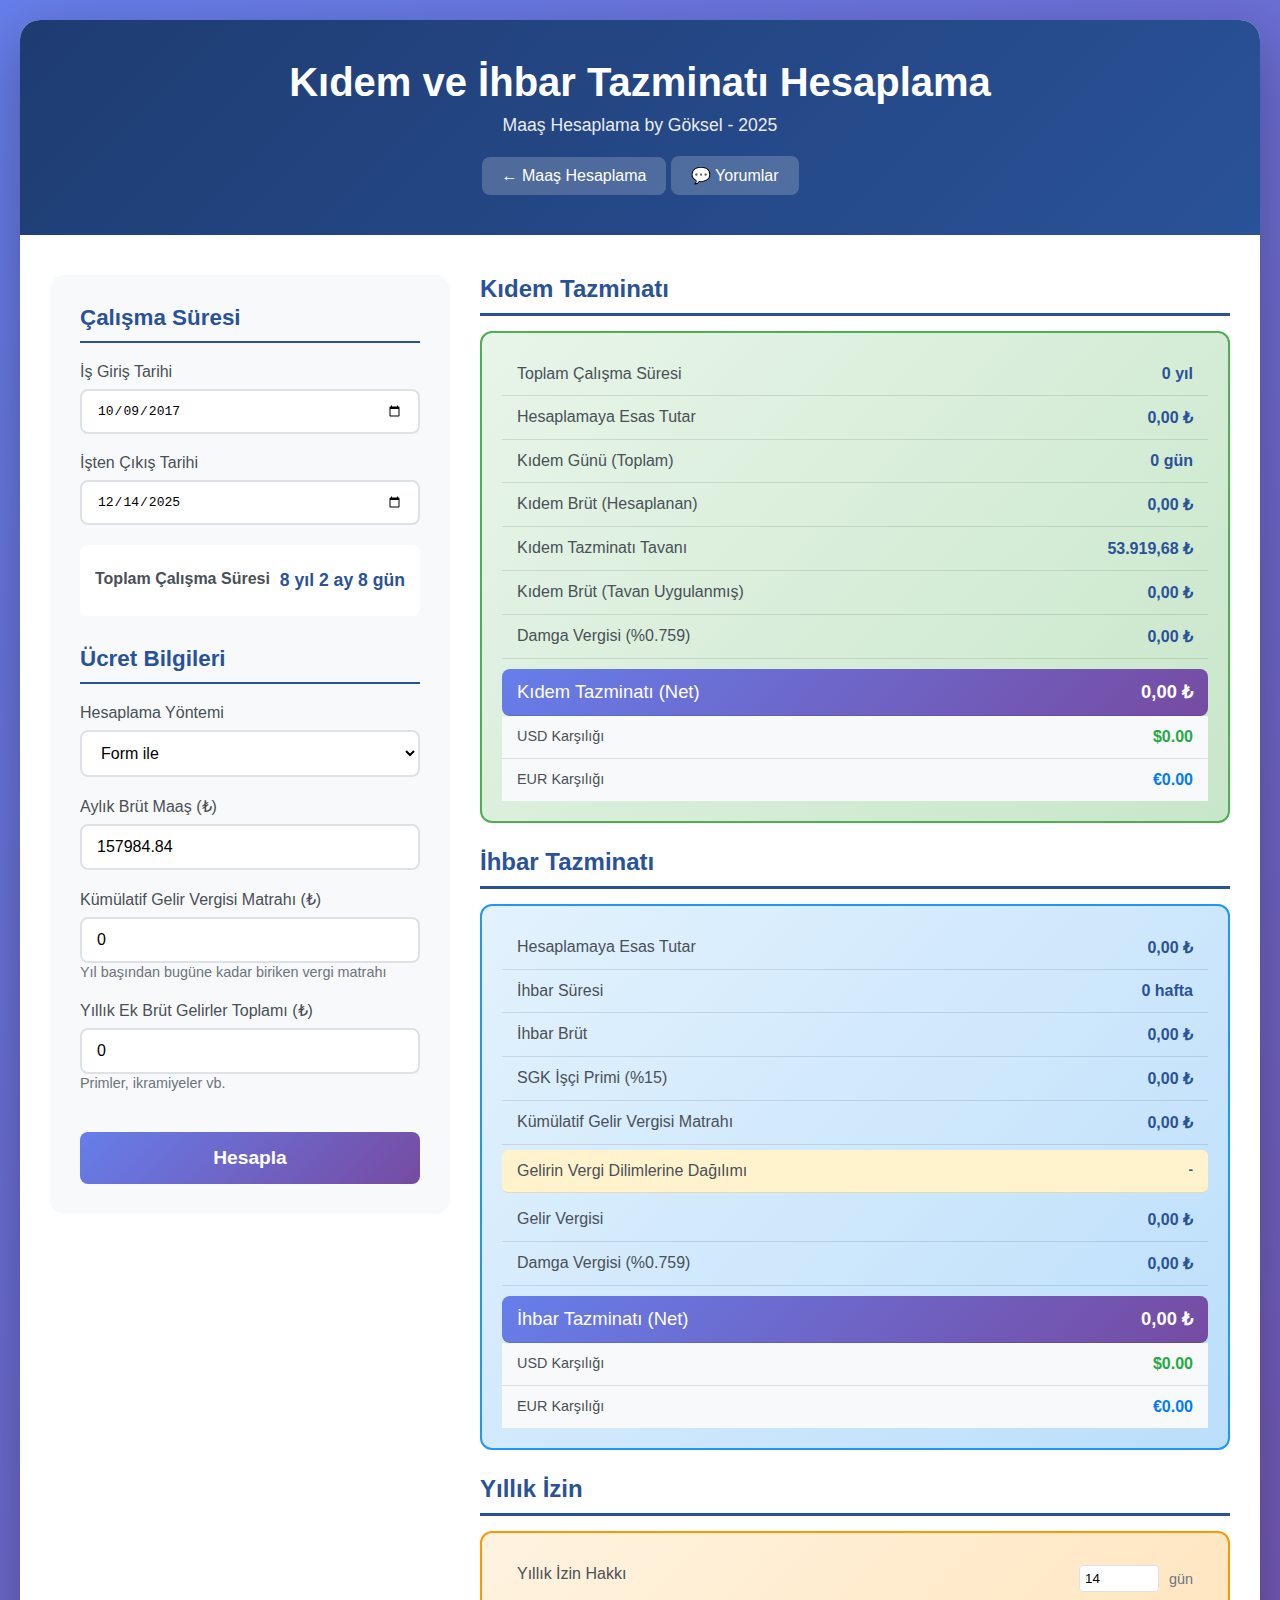
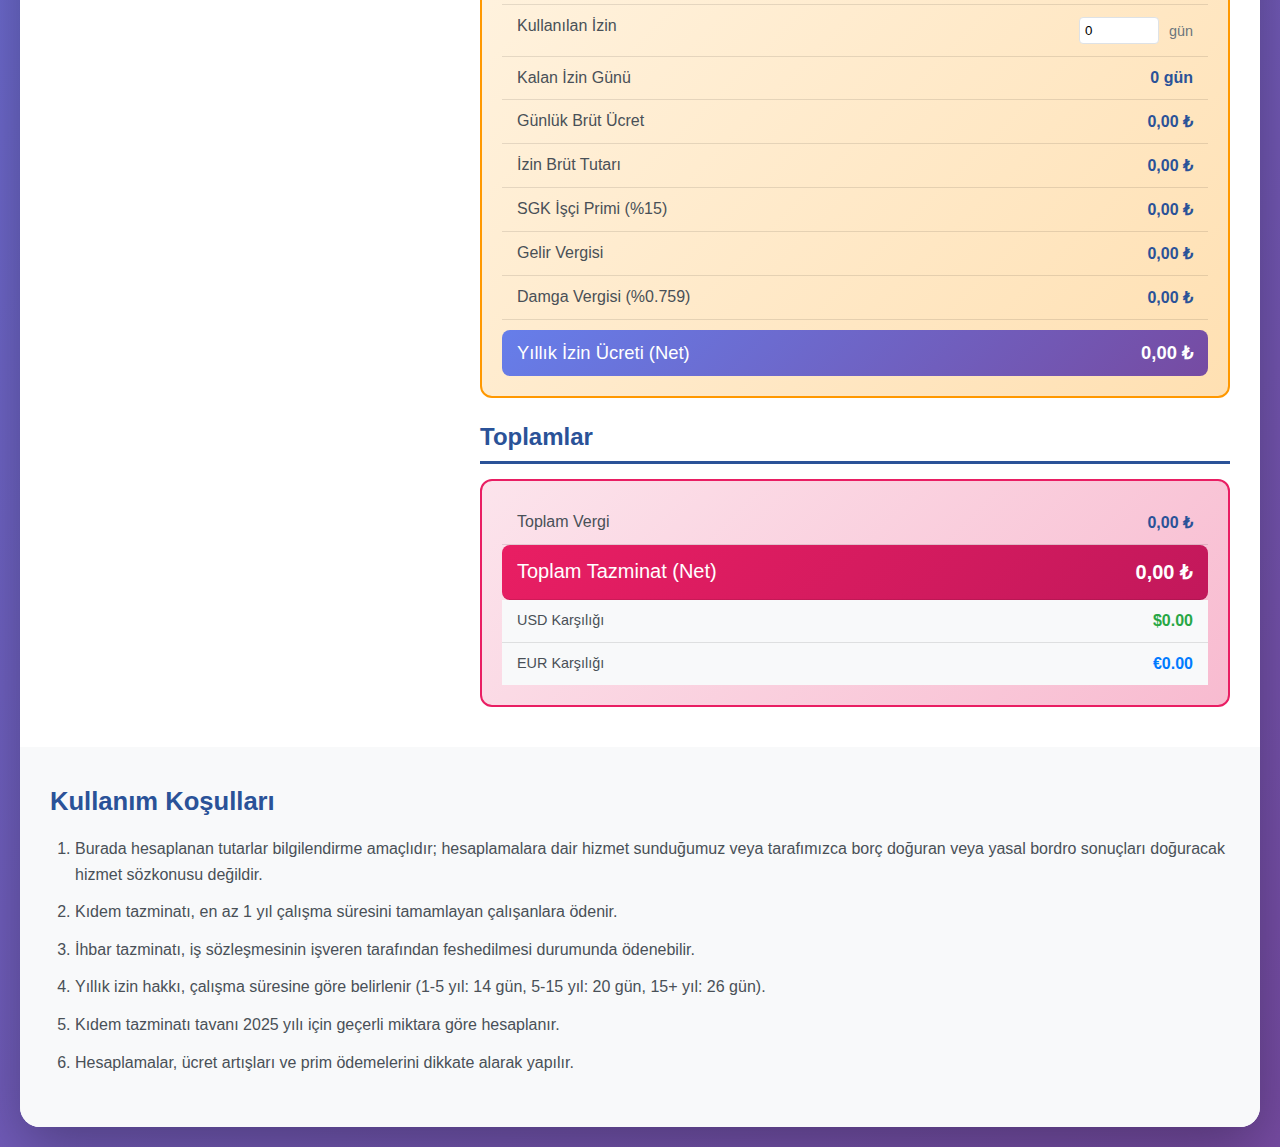
<file: tazminat-hesaplama.html>
<!DOCTYPE html>
<html lang="tr">
<head>
    <meta charset="UTF-8">
    <meta name="viewport" content="width=device-width, initial-scale=1.0">
    <title>Kıdem ve İhbar Tazminatı Hesaplama - Maaş Hesaplama by Göksel</title>
    <link rel="stylesheet" href="tazminat-style.css">
</head>
<body>
    <div class="container">
        <header>
            <h1>Kıdem ve İhbar Tazminatı Hesaplama</h1>
            <p class="subtitle">Maaş Hesaplama by Göksel - 2025</p>
            <div class="nav-links">
                <a href="index.html">← Maaş Hesaplama</a>
                <a href="yorumlar.html">💬 Yorumlar</a>
            </div>
        </header>

        <div class="main-section">
            <div class="input-panel">
                <h2>Çalışma Süresi</h2>
                <div class="form-group">
                    <label for="isGirisTarihi">İş Giriş Tarihi</label>
                    <input type="date" id="isGirisTarihi" value="2017-10-09">
                </div>

                <div class="form-group">
                    <label for="istenCikisTarihi">İşten Çıkış Tarihi</label>
                    <input type="date" id="istenCikisTarihi" value="2025-12-14">
                </div>

                <div class="work-duration">
                    <div class="duration-item">
                        <span class="label">Toplam Çalışma Süresi</span>
                        <span class="value" id="toplamSure">-</span>
                    </div>
                </div>

                <h2 style="margin-top: 30px;">Ücret Bilgileri</h2>
                
                <div class="form-group">
                    <label>Hesaplama Yöntemi</label>
                    <select id="hesaplamaYontemi" onchange="toggleCalculationMethod()">
                        <option value="form">Form ile</option>
                        <option value="maas">Maaş Hesaplama ile</option>
                    </select>
                </div>

                <div id="formMethod">
                    <div class="form-group">
                        <label for="aylikBrutMaas">Aylık Brüt Maaş (₺)</label>
                        <input type="number" id="aylikBrutMaas" value="157984.84" min="0" step="0.01">
                    </div>

                    <div class="form-group">
                        <label for="kumulatifMatrah">Kümülatif Gelir Vergisi Matrahı (₺)</label>
                        <input type="number" id="kumulatifMatrah" value="0" min="0" step="0.01">
                        <small style="color: #6c757d; font-size: 0.9em;">Yıl başından bugüne kadar biriken vergi matrahı</small>
                    </div>

                    <div class="form-group">
                        <label for="yillikEkGelir">Yıllık Ek Brüt Gelirler Toplamı (₺)</label>
                        <input type="number" id="yillikEkGelir" value="0" min="0" step="0.01">
                        <small style="color: #6c757d; font-size: 0.9em;">Primler, ikramiyeler vb.</small>
                    </div>
                </div>

                <div id="maasMethod" style="display: none;">
                    <div class="info-box">
                        <p>Bu özellik ana maaş hesaplama sayfanızdan otomatik olarak bilgileri alacaktır.</p>
                        <button onclick="window.location.href='index.html'" class="link-btn">Maaş Hesaplama Sayfasına Git</button>
                    </div>
                </div>

                <button class="calculate-btn" onclick="calculateSeverance()">Hesapla</button>
            </div>

            <div class="results-panel">
                <div class="result-section kidem-section">
                    <h2>Kıdem Tazminatı</h2>
                    <div class="result-card">
                        <div class="result-item">
                            <span class="label">Toplam Çalışma Süresi</span>
                            <span class="value" id="kidemCalismaYili">0 yıl</span>
                        </div>
                        <div class="result-item">
                            <span class="label">Hesaplamaya Esas Tutar</span>
                            <span class="value" id="kidemEsasTutar">0,00 ₺</span>
                        </div>
                        <div class="result-item">
                            <span class="label">Kıdem Günü (Toplam)</span>
                            <span class="value" id="kidemGun">0 gün</span>
                        </div>
                        <div class="result-item">
                            <span class="label">Kıdem Brüt (Hesaplanan)</span>
                            <span class="value" id="kidemBrutHesaplanan">0,00 ₺</span>
                        </div>
                        <div class="result-item">
                            <span class="label">Kıdem Tazminatı Tavanı</span>
                            <span class="value" id="kidemTavan">53.919,68 ₺</span>
                        </div>
                        <div class="result-item">
                            <span class="label">Kıdem Brüt (Tavan Uygulanmış)</span>
                            <span class="value" id="kidemBrut">0,00 ₺</span>
                        </div>
                        <div class="result-item">
                            <span class="label">Damga Vergisi (%0.759)</span>
                            <span class="value" id="kidemDamga">0,00 ₺</span>
                        </div>
                        <div class="result-item highlight">
                            <span class="label">Kıdem Tazminatı (Net)</span>
                            <span class="value" id="kidemNet">0,00 ₺</span>
                        </div>
                        <div class="result-item" style="background: #f8f9fa;">
                            <span class="label" style="font-size: 0.9em;">USD Karşılığı</span>
                            <span class="value" id="kidemUSD" style="color: #28a745;">$0.00</span>
                        </div>
                        <div class="result-item" style="background: #f8f9fa;">
                            <span class="label" style="font-size: 0.9em;">EUR Karşılığı</span>
                            <span class="value" id="kidemEUR" style="color: #007bff;">€0.00</span>
                        </div>
                    </div>
                </div>

                <div class="result-section ihbar-section">
                    <h2>İhbar Tazminatı</h2>
                    <div class="result-card">
                        <div class="result-item">
                            <span class="label">Hesaplamaya Esas Tutar</span>
                            <span class="value" id="ihbarEsasTutar">0,00 ₺</span>
                        </div>
                        <div class="result-item">
                            <span class="label">İhbar Süresi</span>
                            <span class="value" id="ihbarSure">0 hafta</span>
                        </div>
                        <div class="result-item">
                            <span class="label">İhbar Brüt</span>
                            <span class="value" id="ihbarBrut">0,00 ₺</span>
                        </div>
                        <div class="result-item">
                            <span class="label">SGK İşçi Primi (%15)</span>
                            <span class="value" id="ihbarSGK">0,00 ₺</span>
                        </div>
                        <div class="result-item">
                            <span class="label">Kümülatif Gelir Vergisi Matrahı</span>
                            <span class="value" id="ihbarKumulatifMatrah">0,00 ₺</span>
                        </div>
                        <div class="result-item tax-detail">
                            <span class="label">Gelirin Vergi Dilimlerine Dağılımı</span>
                            <span class="value" id="ihbarVergiDagilim" style="font-size: 0.85em;">-</span>
                        </div>
                        <div class="result-item">
                            <span class="label">Gelir Vergisi</span>
                            <span class="value" id="ihbarGelirVergisi">0,00 ₺</span>
                        </div>
                        <div class="result-item">
                            <span class="label">Damga Vergisi (%0.759)</span>
                            <span class="value" id="ihbarDamga">0,00 ₺</span>
                        </div>
                        <div class="result-item highlight">
                            <span class="label">İhbar Tazminatı (Net)</span>
                            <span class="value" id="ihbarNet">0,00 ₺</span>
                        </div>
                        <div class="result-item" style="background: #f8f9fa;">
                            <span class="label" style="font-size: 0.9em;">USD Karşılığı</span>
                            <span class="value" id="ihbarUSD" style="color: #28a745;">$0.00</span>
                        </div>
                        <div class="result-item" style="background: #f8f9fa;">
                            <span class="label" style="font-size: 0.9em;">EUR Karşılığı</span>
                            <span class="value" id="ihbarEUR" style="color: #007bff;">€0.00</span>
                        </div>
                    </div>
                </div>

                <div class="result-section izin-section">
                    <h2>Yıllık İzin</h2>
                    <div class="result-card">
                        <div class="result-item">
                            <span class="label">Yıllık İzin Hakkı</span>
                            <div style="display: inline-flex; align-items: center; gap: 10px;">
                                <input type="number" id="izinHakki" value="14" min="0" style="width: 80px; padding: 5px; border: 1px solid #dee2e6; border-radius: 4px;" onchange="calculateSeverance()">
                                <span style="font-size: 0.9em; color: #6c757d;">gün</span>
                            </div>
                        </div>
                        <div class="result-item">
                            <span class="label">Kullanılan İzin</span>
                            <div style="display: inline-flex; align-items: center; gap: 10px;">
                                <input type="number" id="kullanilanIzin" value="0" min="0" style="width: 80px; padding: 5px; border: 1px solid #dee2e6; border-radius: 4px;" onchange="calculateSeverance()">
                                <span style="font-size: 0.9em; color: #6c757d;">gün</span>
                            </div>
                        </div>
                        <div class="result-item">
                            <span class="label">Kalan İzin Günü</span>
                            <span class="value" id="kalanIzin">0 gün</span>
                        </div>
                        <div class="result-item">
                            <span class="label">Günlük Brüt Ücret</span>
                            <span class="value" id="gunlukUcret">0,00 ₺</span>
                        </div>
                        <div class="result-item">
                            <span class="label">İzin Brüt Tutarı</span>
                            <span class="value" id="izinBrut">0,00 ₺</span>
                        </div>
                        <div class="result-item">
                            <span class="label">SGK İşçi Primi (%15)</span>
                            <span class="value" id="izinSGK">0,00 ₺</span>
                        </div>
                        <div class="result-item">
                            <span class="label">Gelir Vergisi</span>
                            <span class="value" id="izinGelirVergisi">0,00 ₺</span>
                        </div>
                        <div class="result-item">
                            <span class="label">Damga Vergisi (%0.759)</span>
                            <span class="value" id="izinDamga">0,00 ₺</span>
                        </div>
                        <div class="result-item highlight">
                            <span class="label">Yıllık İzin Ücreti (Net)</span>
                            <span class="value" id="izinNet">0,00 ₺</span>
                        </div>
                    </div>
                </div>

                <div class="result-section total-section">
                    <h2>Toplamlar</h2>
                    <div class="result-card">
                        <div class="result-item">
                            <span class="label">Toplam Vergi</span>
                            <span class="value" id="toplamVergi">0,00 ₺</span>
                        </div>
                        <div class="result-item highlight-total">
                            <span class="label">Toplam Tazminat (Net)</span>
                            <span class="value" id="toplamTazminat">0,00 ₺</span>
                        </div>
                        <div class="result-item" style="background: #f8f9fa;">
                            <span class="label" style="font-size: 0.9em;">USD Karşılığı</span>
                            <span class="value" id="toplamUSD" style="color: #28a745; font-weight: 600;">$0.00</span>
                        </div>
                        <div class="result-item" style="background: #f8f9fa;">
                            <span class="label" style="font-size: 0.9em;">EUR Karşılığı</span>
                            <span class="value" id="toplamEUR" style="color: #007bff; font-weight: 600;">€0.00</span>
                        </div>
                    </div>
                </div>
            </div>
        </div>

        <div class="info-section">
            <h2>Kullanım Koşulları</h2>
            <ol>
                <li>Burada hesaplanan tutarlar bilgilendirme amaçlıdır; hesaplamalara dair hizmet sunduğumuz veya tarafımızca borç doğuran veya yasal bordro sonuçları doğuracak hizmet sözkonusu değildir.</li>
                <li>Kıdem tazminatı, en az 1 yıl çalışma süresini tamamlayan çalışanlara ödenir.</li>
                <li>İhbar tazminatı, iş sözleşmesinin işveren tarafından feshedilmesi durumunda ödenebilir.</li>
                <li>Yıllık izin hakkı, çalışma süresine göre belirlenir (1-5 yıl: 14 gün, 5-15 yıl: 20 gün, 15+ yıl: 26 gün).</li>
                <li>Kıdem tazminatı tavanı 2025 yılı için geçerli miktara göre hesaplanır.</li>
                <li>Hesaplamalar, ücret artışları ve prim ödemelerini dikkate alarak yapılır.</li>
            </ol>
        </div>
    </div>

    <script src="tazminat-script.js"></script>
</body>
</html>
</file>
<file: tazminat-style.css>
* {
    margin: 0;
    padding: 0;
    box-sizing: border-box;
}

body {
    font-family: 'Segoe UI', Tahoma, Geneva, Verdana, sans-serif;
    background: linear-gradient(135deg, #667eea 0%, #764ba2 100%);
    min-height: 100vh;
    padding: 20px;
    color: #333;
}

.container {
    max-width: 1600px;
    margin: 0 auto;
    background: white;
    border-radius: 20px;
    box-shadow: 0 20px 60px rgba(0, 0, 0, 0.3);
    overflow: hidden;
}

header {
    background: linear-gradient(135deg, #1e3c72 0%, #2a5298 100%);
    color: white;
    padding: 40px 30px;
    text-align: center;
    position: relative;
}

header h1 {
    font-size: 2.5em;
    margin-bottom: 10px;
    font-weight: 600;
}

.subtitle {
    font-size: 1.1em;
    opacity: 0.9;
}

.nav-links {
    margin-top: 20px;
}

.nav-links a {
    color: white;
    text-decoration: none;
    padding: 10px 20px;
    background: rgba(255, 255, 255, 0.2);
    border-radius: 8px;
    transition: all 0.3s ease;
    display: inline-block;
}

.nav-links a:hover {
    background: rgba(255, 255, 255, 0.3);
    transform: translateY(-2px);
}

.main-section {
    display: grid;
    grid-template-columns: 400px 1fr;
    gap: 30px;
    padding: 40px 30px;
}

.input-panel {
    background: #f8f9fa;
    padding: 30px;
    border-radius: 15px;
    height: fit-content;
    position: sticky;
    top: 20px;
}

.input-panel h2 {
    color: #2a5298;
    margin-bottom: 20px;
    font-size: 1.4em;
    border-bottom: 2px solid #2a5298;
    padding-bottom: 10px;
}

.form-group {
    margin-bottom: 20px;
}

.form-group label {
    display: block;
    margin-bottom: 8px;
    font-weight: 500;
    color: #495057;
    font-size: 1em;
}

.form-group input[type="number"],
.form-group input[type="date"],
.form-group select {
    width: 100%;
    padding: 12px 15px;
    border: 2px solid #dee2e6;
    border-radius: 8px;
    font-size: 1em;
    transition: all 0.3s ease;
    background: white;
}

.form-group input:focus,
.form-group select:focus {
    outline: none;
    border-color: #2a5298;
    box-shadow: 0 0 0 3px rgba(42, 82, 152, 0.1);
}

.work-duration {
    background: white;
    padding: 15px;
    border-radius: 8px;
    margin-top: 15px;
}

.duration-item {
    display: flex;
    justify-content: space-between;
    padding: 10px 0;
    font-weight: 600;
}

.duration-item .label {
    color: #495057;
}

.duration-item .value {
    color: #2a5298;
    font-size: 1.1em;
}

.info-box {
    background: #e3f2fd;
    border: 2px solid #2196f3;
    border-radius: 8px;
    padding: 20px;
    text-align: center;
}

.info-box p {
    margin-bottom: 15px;
    color: #1976d2;
}

.link-btn {
    padding: 10px 20px;
    background: #2196f3;
    color: white;
    border: none;
    border-radius: 6px;
    cursor: pointer;
    font-size: 1em;
    transition: all 0.3s ease;
}

.link-btn:hover {
    background: #1976d2;
    transform: translateY(-2px);
}

.calculate-btn {
    width: 100%;
    padding: 15px 30px;
    background: linear-gradient(135deg, #667eea 0%, #764ba2 100%);
    color: white;
    border: none;
    border-radius: 8px;
    font-size: 1.2em;
    font-weight: 600;
    cursor: pointer;
    transition: all 0.3s ease;
    margin-top: 20px;
}

.calculate-btn:hover {
    transform: translateY(-2px);
    box-shadow: 0 10px 25px rgba(102, 126, 234, 0.4);
}

.results-panel {
    display: flex;
    flex-direction: column;
    gap: 25px;
}

.result-section h2 {
    color: #2a5298;
    margin-bottom: 15px;
    font-size: 1.5em;
    padding-bottom: 10px;
    border-bottom: 3px solid #2a5298;
}

.kidem-section .result-card {
    background: linear-gradient(135deg, #e8f5e9 0%, #c8e6c9 100%);
    border: 2px solid #4caf50;
}

.ihbar-section .result-card {
    background: linear-gradient(135deg, #e3f2fd 0%, #bbdefb 100%);
    border: 2px solid #2196f3;
}

.izin-section .result-card {
    background: linear-gradient(135deg, #fff3e0 0%, #ffe0b2 100%);
    border: 2px solid #ff9800;
}

.total-section .result-card {
    background: linear-gradient(135deg, #fce4ec 0%, #f8bbd0 100%);
    border: 2px solid #e91e63;
}

.result-card {
    border-radius: 12px;
    padding: 20px;
}

.result-item {
    display: flex;
    justify-content: space-between;
    padding: 12px 15px;
    border-bottom: 1px solid rgba(0, 0, 0, 0.1);
    transition: background 0.2s ease;
}

.result-item:hover {
    background: rgba(255, 255, 255, 0.5);
}

.result-item:last-child {
    border-bottom: none;
}

.result-item .label {
    font-weight: 500;
    color: #495057;
}

.result-item .value {
    font-weight: 600;
    color: #2a5298;
}

.result-item.highlight {
    background: linear-gradient(135deg, #667eea 0%, #764ba2 100%);
    color: white;
    border-radius: 8px;
    font-size: 1.15em;
    margin-top: 10px;
}

.result-item.highlight .label,
.result-item.highlight .value {
    color: white;
}

.result-item.highlight-total {
    background: linear-gradient(135deg, #e91e63 0%, #c2185b 100%);
    color: white;
    border-radius: 8px;
    font-size: 1.25em;
    padding: 15px;
}

.result-item.highlight-total .label,
.result-item.highlight-total .value {
    color: white;
}

.result-item.tax-detail {
    background: #fff3cd;
    border-radius: 6px;
    margin: 5px 0;
}

.info-section {
    padding: 40px 30px;
    background: #f8f9fa;
}

.info-section h2 {
    color: #2a5298;
    margin-bottom: 20px;
    font-size: 1.6em;
}

.info-section ol {
    padding-left: 25px;
}

.info-section li {
    margin-bottom: 12px;
    line-height: 1.6;
    color: #495057;
}

@media (max-width: 1200px) {
    .main-section {
        grid-template-columns: 1fr;
    }

    .input-panel {
        position: static;
    }
}

@media (max-width: 768px) {
    header h1 {
        font-size: 1.8em;
    }

    .subtitle {
        font-size: 1em;
    }

    .main-section {
        padding: 20px;
    }
}
</file>
